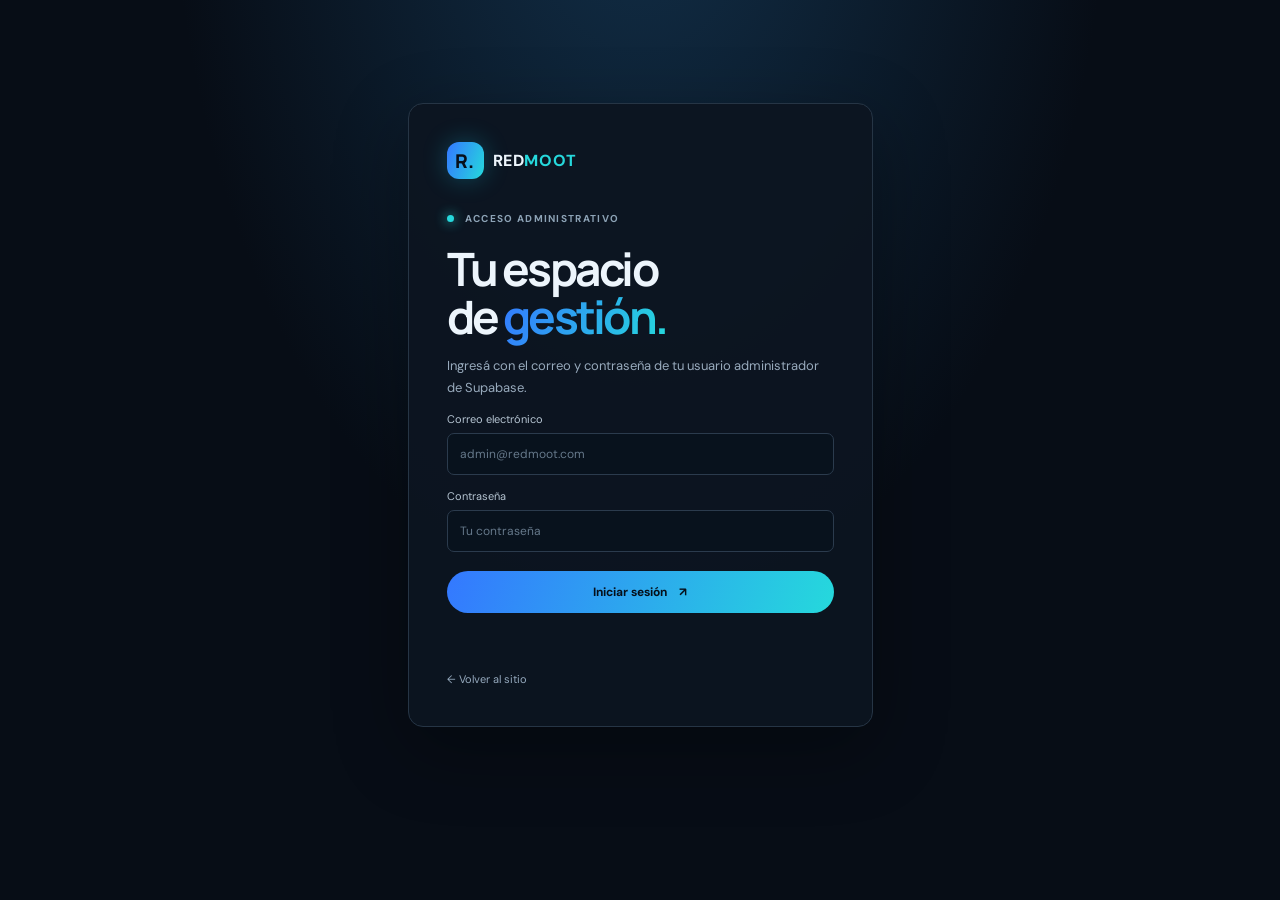
<file: admin/index.html>
<!doctype html>
<html lang="es">
<head><meta charset="utf-8"><meta name="viewport" content="width=device-width,initial-scale=1"><meta name="robots" content="noindex,nofollow"><meta name="theme-color" content="#070d16"><title>Administración — REDMOOT</title><link rel="preconnect" href="https://fonts.googleapis.com"><link rel="preconnect" href="https://fonts.gstatic.com" crossorigin><link href="https://fonts.googleapis.com/css2?family=DM+Sans:wght@400;500;600;700;800&family=Manrope:wght@400;500;600;700;800&display=swap" rel="stylesheet"><link rel="stylesheet" href="/admin/admin.css"></head>
<body>
  <main class="admin-shell">
    <section id="login-view" class="login-card"><a href="/" class="brand"><span class="brand-mark">R.</span><span class="brand-word">RED<span>MOOT</span></span></a><span class="eyebrow"><i></i> ACCESO ADMINISTRATIVO</span><h1>Tu espacio<br>de <span>gestión.</span></h1><p>Ingresá con el correo y contraseña de tu usuario administrador de Supabase.</p><form id="login-form"><label>Correo electrónico<input type="email" name="email" autocomplete="username" required placeholder="admin@redmoot.com"></label><label>Contraseña<input type="password" name="password" autocomplete="current-password" required placeholder="Tu contraseña"></label><button class="btn btn-gradient" type="submit">Iniciar sesión <span>↗</span></button><p id="login-message" class="message" role="status"></p></form><a class="back-home" href="/">← Volver al sitio</a></section>
    <section id="dashboard-view" class="dashboard" hidden>
      <header class="admin-top"><a href="/" class="brand"><span class="brand-mark">R.</span><span class="brand-word">RED<span>MOOT</span> <small>ADMIN</small></span></a><div><span id="admin-email"></span><button id="logout" class="quiet-button">Cerrar sesión</button></div></header>
      <div class="dashboard-heading"><div><span class="eyebrow"><i></i> PANEL DE ADMINISTRACIÓN</span><h1>Hola, <span>REDMOOT.</span></h1><p>Gestioná propiedades, visitas y consultas en un solo lugar.</p></div><a href="/" class="quiet-button">Ver sitio ↗</a></div>
      <nav class="admin-tabs" aria-label="Secciones del panel"><button class="tab active" data-tab="properties">Propiedades <span id="property-count">0</span></button><button class="tab" data-tab="appointments">Citas <span id="appointment-count">0</span></button><button class="tab" data-tab="inquiries">Consultas <span id="inquiry-count">0</span></button></nav>
      <section id="properties-panel" class="admin-panel"><div class="panel-heading"><div><h2>Propiedades</h2><p>Publicá y actualizá los espacios del catálogo.</p></div><button id="new-property" class="btn btn-gradient">＋ Nueva propiedad</button></div><form id="property-form" class="property-form" hidden><div class="form-heading"><h3 id="form-title">Agregar propiedad</h3><button id="cancel-edit" type="button" class="quiet-button">Cancelar</button></div><input type="hidden" name="id"><div class="form-grid"><label>Nombre<input name="title" required placeholder="Ej. Luz de tarde"></label><label>Slug / URL<input name="slug" required placeholder="luz-de-tarde"></label><label>Tipo<select name="type" required><option>Departamento</option><option>Casa</option><option>PH</option><option>Local</option></select></label><label>Operación<select name="operation" required><option>Venta</option><option>Alquiler</option></select></label><label>Barrio<input name="location" required placeholder="Granada"></label><label>Dirección visible<input name="address" required placeholder="Granada · Cali"></label><label>Precio en COP<input name="price" type="number" min="0" step="100000" required></label><label>Área en m²<input name="area" type="number" min="0" step="0.1" required></label><label>Ambientes<input name="rooms" type="number" min="0" required></label><label>Habitaciones<input name="beds" type="number" min="0" required></label><label>Baños<input name="baths" type="number" min="0" required></label><label>Etiqueta<input name="tag" placeholder="DESTACADA"></label><label class="wide">URL de imagen principal<input name="image" type="text" placeholder="https://..."><small>Pegá una URL pública o seleccioná una imagen abajo.</small></label><label class="wide">Cargar imagen<input name="image_file" type="file" accept="image/*"><small>Se sube a Supabase Storage (máximo 10 MB).</small></label><label class="wide">Descripción<textarea name="description" rows="3" required></textarea></label><label class="wide">Características (una por línea)<textarea name="features" rows="4" placeholder="Balcón privado&#10;Cocina integral"></textarea></label><label class="publish-toggle"><input name="published" type="checkbox"> Publicar en el sitio</label></div><button class="btn btn-gradient" type="submit">Guardar propiedad <span>↗</span></button><p id="property-message" class="message" role="status"></p></form><div id="property-list" class="record-list"></div></section>
      <section id="appointments-panel" class="admin-panel" hidden><div class="panel-heading"><div><h2>Citas</h2><p>Revisá solicitudes y confirmá horarios con el cliente.</p></div></div><div id="appointment-list" class="record-list"></div></section>
      <section id="inquiries-panel" class="admin-panel" hidden><div class="panel-heading"><div><h2>Consultas</h2><p>Solicitudes de publicación y mensajes recibidos.</p></div></div><div id="inquiry-list" class="record-list"></div></section>
      <p id="dashboard-message" class="message" role="status"></p>
    </section>
  </main>
  <script src="/config.js"></script><script src="/admin/admin.js" defer></script>
</body></html>
</file>
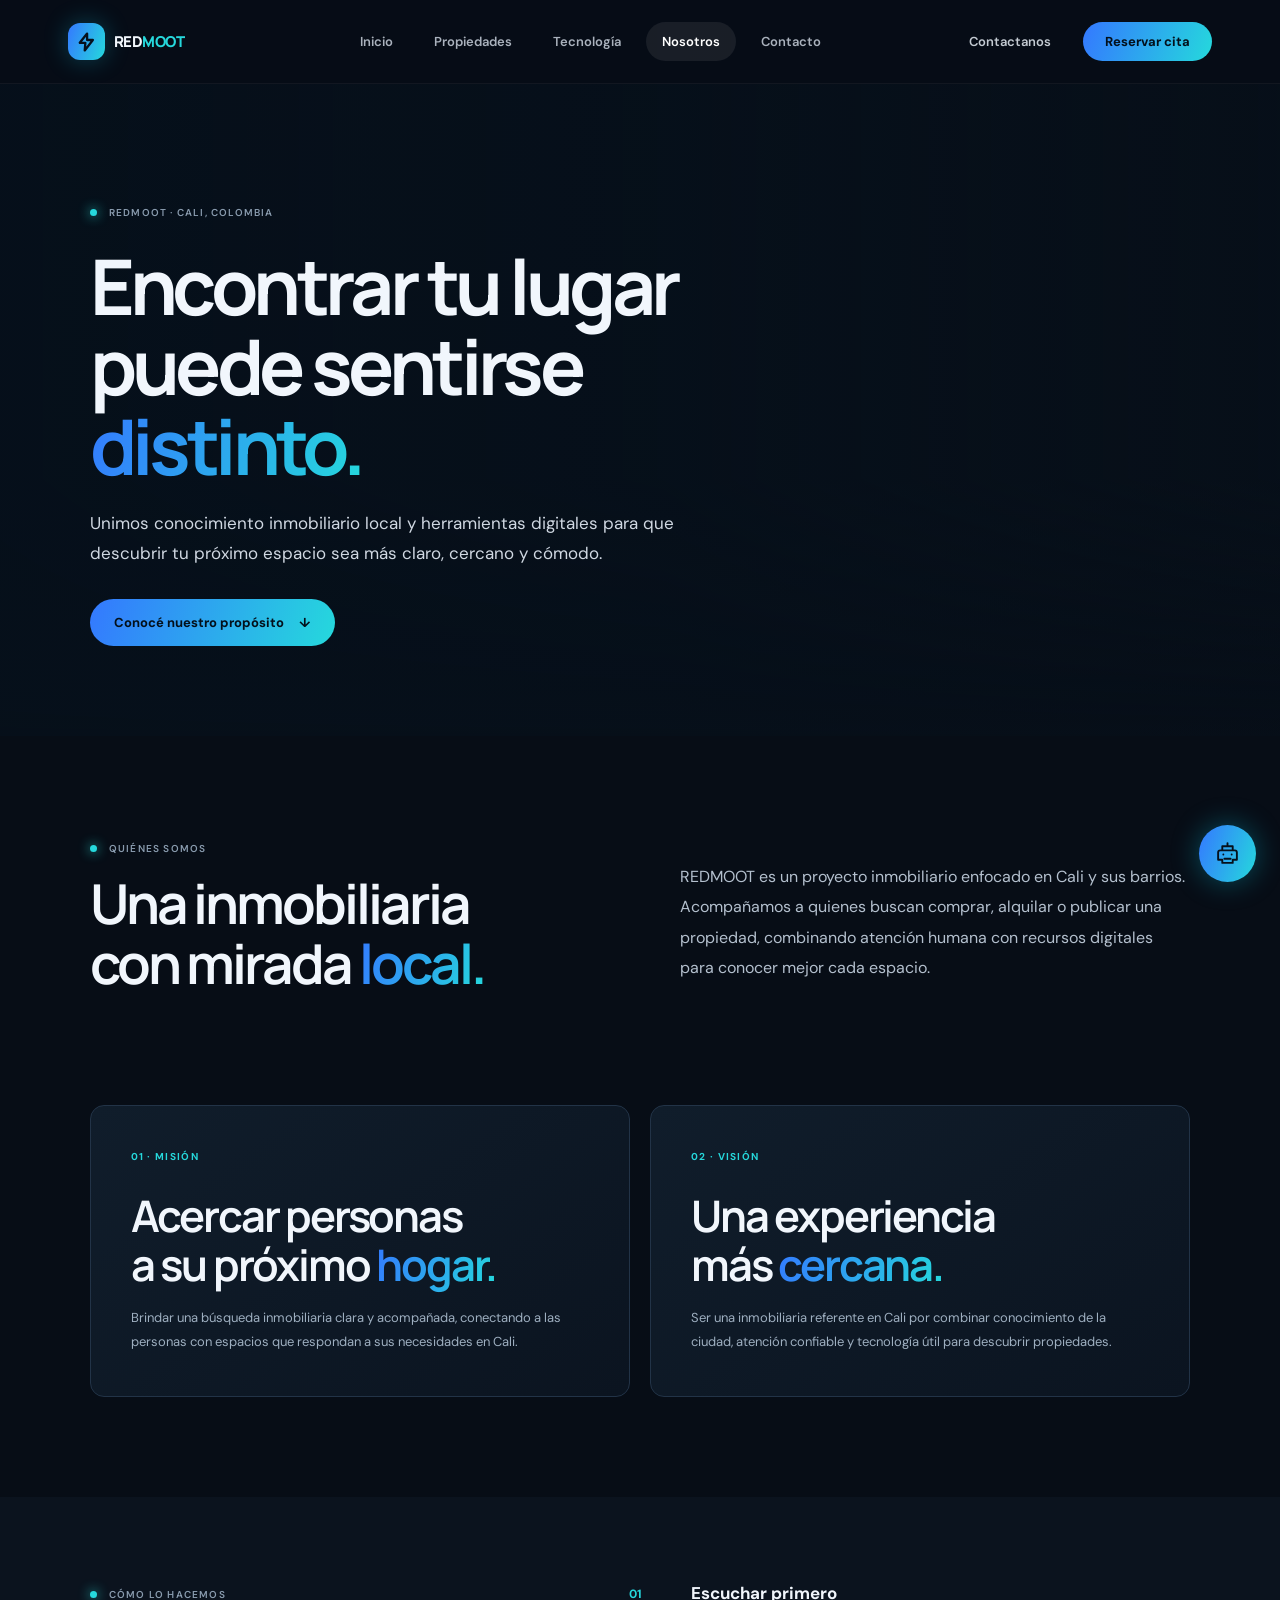
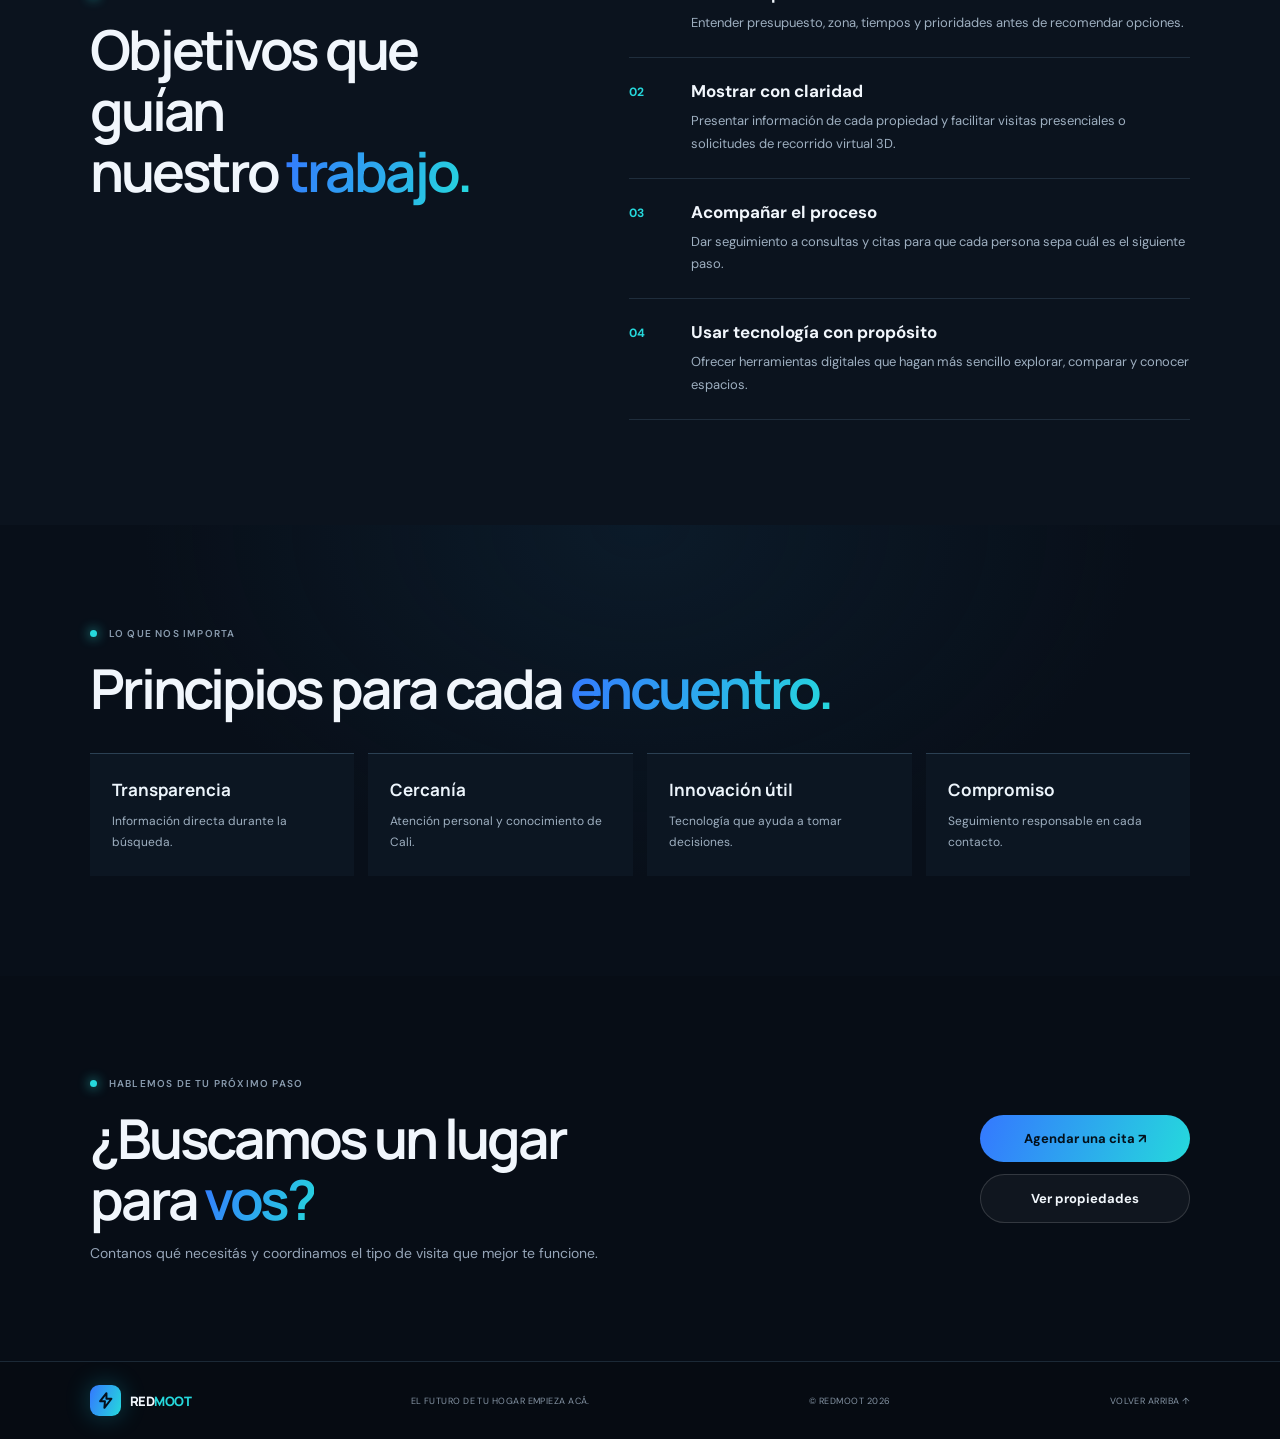
<file: nosotros.html>
<!doctype html>
<html lang="es">
<head>
  <meta charset="utf-8"><meta name="viewport" content="width=device-width,initial-scale=1"><meta name="theme-color" content="#070d16">
  <meta name="description" content="Conocé REDMOOT: misión, visión y objetivos de nuestra inmobiliaria en Cali, Colombia.">
  <title>Nosotros — REDMOOT Cali</title>
  <link rel="preconnect" href="https://fonts.googleapis.com"><link rel="preconnect" href="https://fonts.gstatic.com" crossorigin>
  <link href="https://fonts.googleapis.com/css2?family=DM+Sans:wght@400;500;600;700;800&family=Manrope:wght@400;500;600;700;800&display=swap" rel="stylesheet"><link rel="stylesheet" href="styles.css">
</head>
<body class="about-page" id="top">
  <header class="topbar"><a class="brand" href="index.html#inicio"><span class="brand-mark"><svg viewBox="0 0 24 24" aria-hidden="true"><path d="m13.2 2.8-8 10.1h6.1l-.7 8.3 8.9-11.4h-6.3z"/></svg></span><span class="brand-word">RED<span>MOOT</span></span></a>
    <nav class="nav-main" aria-label="Navegación"><a href="index.html#inicio">Inicio</a><a href="index.html#propiedades">Propiedades</a><a href="index.html#tecnologia">Tecnología</a><a class="active" href="nosotros.html" aria-current="page">Nosotros</a><a href="index.html#contacto">Contacto</a></nav>
    <div class="nav-actions"><button class="login-link" data-open="contact-modal">Contactanos</button><button class="btn btn-gradient nav-cta" data-open="appointment-modal">Reservar cita</button></div>
    <button class="mobile-menu" aria-label="Abrir menú" aria-expanded="false"><span></span><span></span></button>
  </header>
  <main>
    <section class="about-hero"><div class="about-hero-image"></div><div class="about-hero-content"><span class="eyebrow"><i></i> REDMOOT · CALI, COLOMBIA</span><h1>Encontrar tu lugar<br>puede sentirse <span>distinto.</span></h1><p>Unimos conocimiento inmobiliario local y herramientas digitales para que descubrir tu próximo espacio sea más claro, cercano y cómodo.</p><a href="#proposito" class="btn btn-gradient">Conocé nuestro propósito <span>↓</span></a></div></section>
    <section class="about-intro section-wrap" id="proposito"><div><span class="eyebrow"><i></i> QUIÉNES SOMOS</span><h2>Una inmobiliaria<br>con mirada <span>local.</span></h2></div><p>REDMOOT es un proyecto inmobiliario enfocado en Cali y sus barrios. Acompañamos a quienes buscan comprar, alquilar o publicar una propiedad, combinando atención humana con recursos digitales para conocer mejor cada espacio.</p></section>
    <section class="purpose-grid section-wrap"><article class="purpose-card"><span class="purpose-index">01 · MISIÓN</span><h2>Acercar personas<br>a su próximo <span>hogar.</span></h2><p>Brindar una búsqueda inmobiliaria clara y acompañada, conectando a las personas con espacios que respondan a sus necesidades en Cali.</p></article><article class="purpose-card"><span class="purpose-index">02 · VISIÓN</span><h2>Una experiencia<br>más <span>cercana.</span></h2><p>Ser una inmobiliaria referente en Cali por combinar conocimiento de la ciudad, atención confiable y tecnología útil para descubrir propiedades.</p></article></section>
    <section class="objectives-section section-wrap"><div class="objectives-heading"><span class="eyebrow"><i></i> CÓMO LO HACEMOS</span><h2>Objetivos que guían<br>nuestro <span>trabajo.</span></h2></div><div class="objective-list"><article><b>01</b><div><h3>Escuchar primero</h3><p>Entender presupuesto, zona, tiempos y prioridades antes de recomendar opciones.</p></div></article><article><b>02</b><div><h3>Mostrar con claridad</h3><p>Presentar información de cada propiedad y facilitar visitas presenciales o solicitudes de recorrido virtual 3D.</p></div></article><article><b>03</b><div><h3>Acompañar el proceso</h3><p>Dar seguimiento a consultas y citas para que cada persona sepa cuál es el siguiente paso.</p></div></article><article><b>04</b><div><h3>Usar tecnología con propósito</h3><p>Ofrecer herramientas digitales que hagan más sencillo explorar, comparar y conocer espacios.</p></div></article></div></section>
    <section class="values-section"><div class="section-wrap"><span class="eyebrow"><i></i> LO QUE NOS IMPORTA</span><h2>Principios para cada <span>encuentro.</span></h2><div class="values-grid"><article><b>Transparencia</b><p>Información directa durante la búsqueda.</p></article><article><b>Cercanía</b><p>Atención personal y conocimiento de Cali.</p></article><article><b>Innovación útil</b><p>Tecnología que ayuda a tomar decisiones.</p></article><article><b>Compromiso</b><p>Seguimiento responsable en cada contacto.</p></article></div></div></section>
    <section class="about-cta section-wrap"><div><span class="eyebrow"><i></i> HABLEMOS DE TU PRÓXIMO PASO</span><h2>¿Buscamos un lugar<br>para <span>vos?</span></h2><p>Contanos qué necesitás y coordinamos el tipo de visita que mejor te funcione.</p></div><div class="about-cta-actions"><button class="btn btn-gradient" data-open="appointment-modal">Agendar una cita ↗</button><a class="btn btn-ghost" href="index.html#propiedades">Ver propiedades</a></div></section>
  </main>
  <footer class="footer"><a class="brand" href="index.html#inicio"><span class="brand-mark"><svg viewBox="0 0 24 24"><path d="m13.2 2.8-8 10.1h6.1l-.7 8.3 8.9-11.4h-6.3z"/></svg></span><span class="brand-word">RED<span>MOOT</span></span></a><span class="footer-tag">EL FUTURO DE TU HOGAR EMPIEZA ACÁ.</span><span>© REDMOOT 2026</span><a href="#top">VOLVER ARRIBA ↑</a></footer>
  <dialog id="appointment-modal" class="modal"><button class="modal-close" aria-label="Cerrar">×</button><span class="eyebrow"><i></i> RESERVÁ TU CITA</span><h2>Conozcamos tu<br>próximo <span>hogar.</span></h2><p id="appointment-property" class="modal-subtitle">Elegí la propiedad, el tipo de cita, el día y el horario.</p><form id="appointment-form"><label class="full-field">Propiedad<select name="property" required><option value="">Elegí una propiedad</option><option>Luz de tarde</option><option>Casa en calma</option><option>Aire de ciudad</option><option>Patio propio</option></select></label><label class="full-field">Tipo de cita<select name="visit_type" id="appointment-visit-type" required><option value="Visita presencial en la propiedad">Visita presencial en la propiedad</option><option value="Cita a domicilio con recorrido virtual 3D">Cita a domicilio · recorrido virtual 3D</option></select></label><label class="full-field" id="home-address-field" hidden>Dirección para la cita a domicilio<input name="visit_address" id="appointment-visit-address" autocomplete="street-address" placeholder="Dirección y barrio en Cali"></label><p class="full-field home-tour-note" id="home-tour-note" hidden>Coordinamos una visita en tu domicilio para mostrarte la propiedad en un recorrido virtual 3D. La cita queda pendiente de confirmación.</p><label>Tu nombre<input name="name" autocomplete="name" required placeholder="¿Cómo te llamás?"></label><label>Tu email<input name="email" type="email" autocomplete="email" required placeholder="nombre@email.com"></label><label>WhatsApp<input name="phone" type="tel" autocomplete="tel" required placeholder="+57 300 000 0000"></label><label>Fecha de cita<input name="date" type="date" required></label><label class="full-field">Horario<select name="time_slot" required><option value="">Elegí un horario</option><option>09:00</option><option>10:00</option><option>11:00</option><option>12:00</option><option>14:00</option><option>15:00</option><option>16:00</option><option>17:00</option></select></label><button class="btn btn-gradient modal-submit" type="submit">Solicitar esta cita <span>↗</span></button><p class="form-message" aria-live="polite"></p></form></dialog>
  <dialog id="contact-modal" class="modal"><button class="modal-close" aria-label="Cerrar">×</button><span class="eyebrow"><i></i> HABLEMOS</span><h2>¿Cómo podemos<br><span>ayudarte?</span></h2><p class="modal-subtitle">Dejanos tu consulta y te contactamos pronto.</p><form id="contact-form"><label>Tu nombre<input name="name" required placeholder="¿Cómo te llamás?"></label><label>Tu email<input name="email" type="email" required placeholder="nombre@email.com"></label><label class="full-field">Tu consulta<textarea name="details" rows="3" required placeholder="Contanos qué estás buscando..."></textarea></label><button class="btn btn-gradient modal-submit" type="submit">Enviar consulta <span>↗</span></button><p class="form-message" aria-live="polite"></p></form></dialog>
  <dialog id="assistant-modal" class="modal assistant-modal"><button class="modal-close" aria-label="Cerrar">×</button><span class="eyebrow"><i></i> ASISTENTE REDMOOT</span><h2>¿Qué estás<br><span>buscando?</span></h2><p class="assistant-privacy">Preguntá sobre propiedades y citas. Tu mensaje se procesa con IA de OpenAI; evitá incluir datos personales.</p><div class="assistant-prompts" aria-label="Preguntas frecuentes"><button type="button" data-assistant-question="¿Qué propiedades tienen disponibles en Cali?">Ver propiedades</button><button type="button" data-assistant-question="¿Cómo puedo agendar una visita?">Agendar visita</button><button type="button" data-assistant-question="¿Cómo funciona la cita a domicilio con recorrido 3D?">Recorrido 3D en casa</button><button type="button" data-assistant-question="¿En qué barrios de Cali tienen propiedades?">Barrios</button></div><div class="assistant-messages" id="assistant-messages" role="log" aria-live="polite"><p class="assistant-bubble assistant-bot">¡Hola! Soy el asistente de REDMOOT. Puedo orientarte sobre propiedades en Cali y ayudarte a pedir una cita.</p></div><form id="assistant-form" class="assistant-form"><label class="sr-only" for="assistant-input">Escribí tu pregunta</label><input id="assistant-input" name="message" maxlength="600" required placeholder="Escribí tu pregunta…"><button class="btn btn-gradient" type="submit" aria-label="Enviar pregunta">Enviar ↗</button></form><p class="form-message assistant-status" id="assistant-status" aria-live="polite"></p></dialog>
  <button class="assistant-fab" aria-label="Abrir asistente REDMOOT" data-open="assistant-modal"><svg viewBox="0 0 24 24" aria-hidden="true"><path d="M7 8V5h10v3m-5-6v3M5 9h14a2 2 0 0 1 2 2v7h-4v3H7v-3H3v-7a2 2 0 0 1 2-2Zm3 4h.01M16 13h.01M9 17h6"/></svg></button>
  <div class="toast" id="toast" role="status" aria-live="polite"></div><script src="config.js" defer></script><script src="app.js" defer></script>
</body></html>
</file>
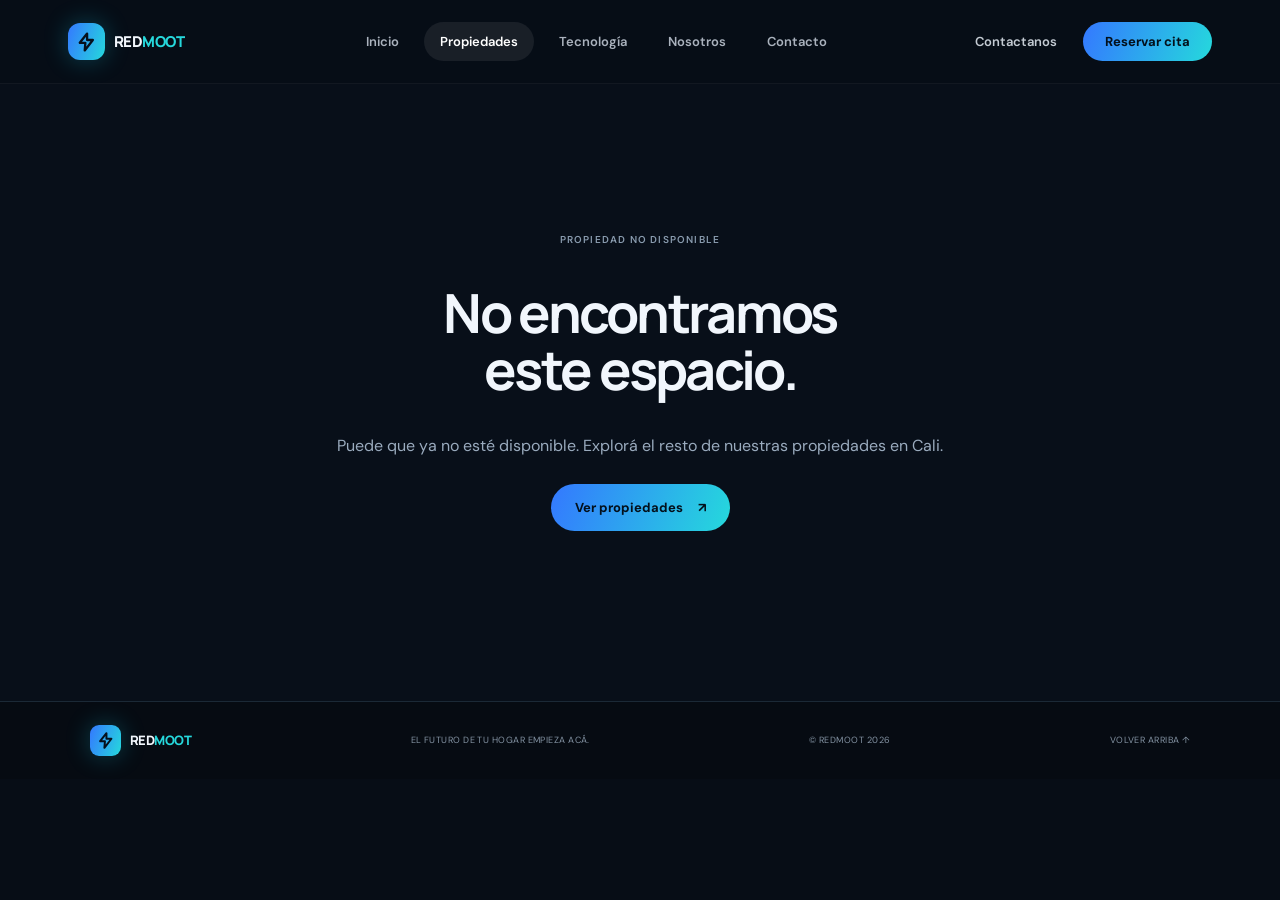
<file: property.html>
<!doctype html>
<html lang="es">
<head><meta charset="utf-8"><meta name="viewport" content="width=device-width,initial-scale=1"><meta name="theme-color" content="#070d16"><meta name="description" content="Conocé cada detalle y reservá una visita a esta propiedad en Cali con REDMOOT."><title>Propiedad en Cali — REDMOOT</title><link rel="preconnect" href="https://fonts.googleapis.com"><link rel="preconnect" href="https://fonts.gstatic.com" crossorigin><link href="https://fonts.googleapis.com/css2?family=DM+Sans:wght@400;500;600;700;800&family=Manrope:wght@400;500;600;700;800&display=swap" rel="stylesheet"><link rel="stylesheet" href="styles.css"></head>
<body class="property-page">
  <header class="topbar"><a class="brand" href="index.html#inicio"><span class="brand-mark"><svg viewBox="0 0 24 24" aria-hidden="true"><path d="m13.2 2.8-8 10.1h6.1l-.7 8.3 8.9-11.4h-6.3z"/></svg></span><span class="brand-word">RED<span>MOOT</span></span></a><nav class="nav-main" aria-label="Navegación"><a href="index.html#inicio">Inicio</a><a class="active" href="index.html#propiedades">Propiedades</a><a href="index.html#tecnologia">Tecnología</a><a href="index.html#nosotros">Nosotros</a><a href="index.html#contacto">Contacto</a></nav><div class="nav-actions"><a class="login-link" href="index.html#contacto">Contactanos</a><button class="btn btn-gradient nav-cta" data-open="appointment-modal">Reservar cita</button></div><button class="mobile-menu" aria-label="Abrir menú" aria-expanded="false"><span></span><span></span></button></header>
  <main id="property-detail" class="property-detail"></main>
  <footer class="footer"><a class="brand" href="index.html#inicio"><span class="brand-mark"><svg viewBox="0 0 24 24"><path d="m13.2 2.8-8 10.1h6.1l-.7 8.3 8.9-11.4h-6.3z"/></svg></span><span class="brand-word">RED<span>MOOT</span></span></a><span class="footer-tag">EL FUTURO DE TU HOGAR EMPIEZA ACÁ.</span><span>© REDMOOT 2026</span><a href="#">VOLVER ARRIBA ↑</a></footer>
  <dialog id="appointment-modal" class="modal"><button class="modal-close" aria-label="Cerrar">×</button><span class="eyebrow"><i></i> RESERVÁ TU CITA</span><h2>Conozcamos tu<br>próximo <span>hogar.</span></h2><p id="appointment-property" class="modal-subtitle">Elegí la propiedad, el día y el horario de tu visita.</p><form id="appointment-form"><label class="full-field">Propiedad<select name="property" required><option value="">Elegí una propiedad</option><option>Luz de tarde</option><option>Casa en calma</option><option>Aire de ciudad</option><option>Patio propio</option></select></label><label>Tu nombre<input name="name" autocomplete="name" required placeholder="¿Cómo te llamás?"></label><label>Tu email<input name="email" type="email" autocomplete="email" required placeholder="nombre@email.com"></label><label>WhatsApp<input name="phone" type="tel" autocomplete="tel" required placeholder="+57 300 000 0000"></label><label>Fecha de visita<input name="date" type="date" required></label><label class="full-field">Horario<select name="time_slot" required><option value="">Elegí un horario</option><option>09:00</option><option>10:00</option><option>11:00</option><option>12:00</option><option>14:00</option><option>15:00</option><option>16:00</option><option>17:00</option></select></label><button class="btn btn-gradient modal-submit" type="submit">Solicitar esta cita <span>↗</span></button><p class="form-message" aria-live="polite"></p></form></dialog>
  <dialog id="contact-modal" class="modal"><button class="modal-close" aria-label="Cerrar">×</button><span class="eyebrow"><i></i> HABLEMOS</span><h2>¿Cómo podemos<br><span>ayudarte?</span></h2><p class="modal-subtitle">Dejanos tu consulta y te contactamos pronto.</p><form id="contact-form"><label>Tu nombre<input name="name" required placeholder="¿Cómo te llamás?"></label><label>Tu email<input name="email" type="email" required placeholder="nombre@email.com"></label><label class="full-field">Tu consulta<textarea name="details" rows="3" required placeholder="Contanos qué estás buscando..."></textarea></label><button class="btn btn-gradient modal-submit" type="submit">Enviar consulta <span>↗</span></button><p class="form-message" aria-live="polite"></p></form></dialog>
  <div class="toast" id="toast" role="status" aria-live="polite"></div><script src="config.js" defer></script><script src="app.js" defer></script>
</body></html>
</file>
<file: admin/admin.css>
:root{--bg:#070d16;--panel:#0d1723;--line:#263545;--text:#edf5fc;--muted:#98aabc;--cyan:#26d8dc;--gradient:linear-gradient(110deg,#3478ff,#25d9dc);font-family:'DM Sans',sans-serif;color:var(--text);background:var(--bg)}*{box-sizing:border-box}body{margin:0;min-height:100vh;background:radial-gradient(ellipse at 50% -20%,#12304a 0,transparent 52%),var(--bg)}button,input,select,textarea{font:inherit}button,a{color:inherit}a{text-decoration:none}button{cursor:pointer}.admin-shell{max-width:1180px;margin:auto;padding:40px 28px 80px}.brand{display:flex;align-items:center;gap:9px;width:max-content;font-weight:800;letter-spacing:.04em}.brand-mark{width:37px;height:37px;border-radius:12px;background:var(--gradient);display:grid;place-items:center;color:#07101a;font:800 19px Manrope,sans-serif;box-shadow:0 0 25px #17cdec47}.brand-word span{color:var(--cyan)}.brand-word small{color:#8ea1b5;font-size:9px;letter-spacing:.16em;margin-left:8px}.eyebrow{display:block;margin-top:33px;color:#8da3b6;font-size:10px;font-weight:700;letter-spacing:.13em}.eyebrow i{display:inline-block;width:7px;height:7px;border-radius:50%;background:var(--cyan);box-shadow:0 0 12px #27e1dd;margin-right:8px}.login-card{width:min(465px,100%);margin:7vh auto;padding:38px;border:1px solid #263545;border-radius:15px;background:#0c1521eF;box-shadow:0 22px 75px #0005}.login-card h1,.dashboard-heading h1{font:700 46px/1.05 Manrope,sans-serif;letter-spacing:-.06em;margin:20px 0 12px}.login-card h1 span,.dashboard-heading h1 span{background:var(--gradient);background-clip:text;color:transparent}.login-card>p,.dashboard-heading p,.panel-heading p{font-size:13px;line-height:1.7;color:var(--muted)}form{display:grid;gap:14px}label{display:flex;flex-direction:column;gap:7px;color:#b6c5d2;font-size:11px}input,select,textarea{width:100%;border:1px solid #2b3b4d;border-radius:7px;background:#08121d;padding:12px;color:#f2f8ff;font-size:12px;outline-color:var(--cyan)}input::placeholder,textarea::placeholder{color:#65788a}.btn{border:0;border-radius:25px;background:var(--gradient);color:#06101b;font-weight:700;font-size:12px;padding:13px 19px;display:inline-flex;align-items:center;justify-content:center;gap:12px}.login-card .btn{margin-top:5px}.message{color:#62e3cc;font-size:12px;line-height:1.6;min-height:16px}.message.error{color:#ff9b92}.back-home,.quiet-button{color:#95a9bd;font-size:11px}.back-home:hover,.quiet-button:hover{color:var(--cyan)}.dashboard[hidden],.admin-panel[hidden],.property-form[hidden]{display:none}.admin-top{display:flex;justify-content:space-between;align-items:center;border-bottom:1px solid #1e2a38;padding:0 0 18px}.admin-top>div{display:flex;align-items:center;gap:20px;color:#95a9bd;font-size:11px}.quiet-button{border:0;background:none}.dashboard-heading{display:flex;align-items:flex-end;justify-content:space-between;padding:26px 0 18px}.dashboard-heading .eyebrow{margin-top:0}.dashboard-heading h1{margin:14px 0 8px}.dashboard-heading p{margin:0}.admin-tabs{display:flex;gap:8px;border-bottom:1px solid #263545;margin-top:17px}.tab{background:none;border:0;border-bottom:2px solid transparent;padding:14px 15px;color:#9cadbe;font-weight:600;font-size:12px}.tab.active{color:#f3fbff;border-color:var(--cyan)}.tab span{margin-left:7px;color:var(--cyan);font-size:10px}.admin-panel{padding-top:24px}.panel-heading,.form-heading{display:flex;justify-content:space-between;align-items:center;gap:15px}.panel-heading h2{font:650 24px Manrope,sans-serif;letter-spacing:-.04em;margin:0}.panel-heading p{margin:6px 0 0}.property-form{margin:22px 0;padding:22px;border:1px solid #273849;border-radius:11px;background:#0b1420}.form-heading{margin-bottom:19px}.form-heading h3{font:600 17px Manrope,sans-serif;margin:0}.form-grid{display:grid;grid-template-columns:repeat(2,minmax(0,1fr));gap:14px;margin-bottom:17px}.form-grid .wide{grid-column:1/-1}.publish-toggle{flex-direction:row;align-items:center}.publish-toggle input{width:auto;accent-color:#27d7dc}.record-list{display:grid;gap:11px;margin-top:18px}.record-card{display:flex;align-items:center;gap:15px;padding:15px;border:1px solid #243344;border-radius:10px;background:#0c1520}.record-card img{width:92px;height:68px;object-fit:cover;border-radius:6px;background:#111f30}.record-info{min-width:0;flex:1}.record-info h3{font:600 14px Manrope,sans-serif;margin:0 0 5px}.record-info p{font-size:10px;color:#95a9bb;margin:0;line-height:1.6;overflow-wrap:anywhere}.record-actions{display:flex;align-items:center;gap:8px;flex-wrap:wrap}.small-btn{border:1px solid #34475b;background:#111e2b;border-radius:6px;padding:8px 10px;color:#dbe8f4;font-size:10px}.small-btn:hover{border-color:var(--cyan);color:var(--cyan)}.small-btn.primary{border-color:#198e9d;color:#7ce9e2}.small-btn.danger{color:#ffada5}.record-status{border:1px solid #2e4357;border-radius:20px;color:#b6c8d8;padding:5px 9px;font-size:9px;white-space:nowrap}.empty{padding:32px;text-align:center;border:1px dashed #304051;border-radius:9px;color:#91a5b9;font-size:12px}.busy{opacity:.6;pointer-events:none}@media(max-width:650px){.admin-shell{padding:23px 16px 55px}.login-card{margin:6vh auto;padding:26px 21px}.login-card h1,.dashboard-heading h1{font-size:38px}.admin-top{align-items:flex-start;gap:12px}.admin-top>div{align-items:flex-end;flex-direction:column;gap:5px}.dashboard-heading{align-items:flex-start;gap:12px;flex-direction:column}.admin-tabs{gap:0;justify-content:space-between}.tab{padding:12px 7px;font-size:10px}.panel-heading{align-items:flex-start;flex-direction:column}.panel-heading h2{font-size:22px}.form-grid{grid-template-columns:1fr}.form-grid .wide{grid-column:auto}.property-form{padding:16px}.record-card{align-items:flex-start;flex-wrap:wrap}.record-card img{width:74px;height:62px}.record-actions{width:100%;padding-left:0}.record-status{margin-left:auto}}
.form-grid small{font-size:9px;line-height:1.5;color:#7f94a8}
</file>
<file: styles.css>
:root{--bg:#070d16;--panel:#0c1420;--panel2:#101a29;--line:#1d2937;--text:#f1f6fc;--muted:#96a5b8;--cyan:#26d8dc;--blue:#3478ff;--gradient:linear-gradient(110deg,#3478ff,#25d9dc);--sans:'DM Sans',sans-serif;--display:'Manrope',sans-serif}*{box-sizing:border-box}html{scroll-behavior:smooth;scroll-padding-top:84px}body{margin:0;color:var(--text);background:var(--bg);font-family:var(--sans);-webkit-font-smoothing:antialiased}button,input,select,textarea{font:inherit}button,a{color:inherit}button{cursor:pointer}a{text-decoration:none}.topbar{height:84px;background:#070d16f5;border-bottom:1px solid #ffffff0c;position:absolute;inset:0 0 auto;z-index:10;display:flex;align-items:center;justify-content:space-between;padding:0 max(calc((100vw - 1210px)/2),5.3%)}.brand{display:flex;align-items:center;gap:9px}.brand-mark{width:37px;height:37px;border-radius:12px;background:var(--gradient);display:grid;place-items:center;box-shadow:0 0 25px #17cdec47}.brand-mark svg{width:22px;fill:none;stroke:#06101c;stroke-width:2.5;stroke-linejoin:round;stroke-linecap:round}.brand-word{font:800 15px var(--display);letter-spacing:-.035em}.brand-word span{color:var(--cyan)}.nav-main{display:flex;align-items:center;gap:9px;margin-left:34px}.nav-main a{font-size:13px;font-weight:600;color:#aab2bd;padding:11px 16px;border-radius:26px;transition:.2s}.nav-main a:hover,.nav-main a.active{background:#ffffff13;color:#fff}.nav-actions{display:flex;align-items:center;gap:26px}.login-link{border:0;background:none;font-size:13px;font-weight:600;color:#c4cbd3}.login-link:hover{color:var(--cyan)}.btn{border:0;border-radius:28px;display:inline-flex;align-items:center;justify-content:center;gap:15px;padding:15px 24px;font-size:13px;font-weight:700;transition:transform .2s,box-shadow .2s,background .2s}.btn:hover{transform:translateY(-2px);box-shadow:0 8px 27px #168eec42}.btn-gradient{background:var(--gradient);color:#03101b}.nav-cta{padding:11px 22px}.btn-ghost{background:#ffffff0a;border:1px solid #ffffff25;color:#f0f5fa}.btn-ghost:hover{background:#ffffff17}.btn-ghost.quiet{background:transparent;color:#d5dce5}.btn-outline{background:transparent;border:1px solid #ffffff32;color:#e7edf5}.mobile-menu{display:none}.hero{height:min(880px,100svh);min-height:710px;position:relative;overflow:hidden;background:#050a12}.hero-image,.hero-vignette,.hero-grid{position:absolute;inset:0;pointer-events:none}.hero-image{background-image:url('https://images.unsplash.com/photo-1600607687939-ce8a6c25118c?auto=format&fit=crop&w=2400&q=90');background-position:center 53%;background-size:cover;opacity:.65}.hero-vignette{background:linear-gradient(90deg,#06101be8 0%,#06101bc9 38%,#06101b85 68%,#05131acf 100%),linear-gradient(0deg,#071018 0%,transparent 34%,#060c15a8 100%),radial-gradient(ellipse at 88% 48%,#0ab9d333,transparent 48%)}.hero-grid{opacity:.14;background-image:linear-gradient(#8dc0ff16 1px,transparent 1px),linear-gradient(90deg,#8dc0ff16 1px,transparent 1px);background-size:55px 55px;mask-image:linear-gradient(90deg,transparent 7%,black 35%,black 88%,transparent)}.hero-content{position:relative;z-index:1;width:min(840px,76%);margin-left:max(calc((100vw - 1210px)/2 + 175px),14%);padding-top:clamp(190px,14.7vw,278px)}.hero-pill{display:inline-flex;align-items:center;gap:9px;border:1px solid #ffffff20;background:#111b2a9c;border-radius:30px;padding:7px 14px;color:var(--cyan);font-size:12px;font-weight:600}.hero-pill svg{width:15px;fill:none;stroke:currentColor;stroke-width:1.7;stroke-linecap:round;stroke-linejoin:round}.hero h1{font:700 clamp(49px,5.2vw,78px)/1.07 var(--display);letter-spacing:-.055em;margin:26px 0 23px;text-shadow:0 0 28px #bfeeff38}.hero h1 span{color:#f5fbff}.hero-content>p{max-width:595px;color:#d0d8e2;font-size:17px;line-height:1.75;margin:0}.hero-actions{display:flex;align-items:center;gap:13px;flex-wrap:wrap;margin-top:36px}.hero-actions .btn{padding:16px 23px}.hero-actions .arrow{font-size:20px;font-weight:400}.vr-icon{font-size:18px}.hero-stats{display:flex;gap:58px;margin-top:62px}.hero-stats div{display:flex;flex-direction:column;gap:5px}.hero-stats b{font:700 24px var(--display);letter-spacing:-.04em;color:#fff}.hero-stats span{font-size:12px;color:#96a9bb}.hero-scroll{position:absolute;bottom:23px;left:50%;width:33px;height:33px;transform:translateX(-50%);border:1px solid #ffffff42;border-radius:50%;display:grid;place-items:center;color:#d4e3ef;z-index:2}.assistant-fab{position:absolute;right:max(calc((100vw - 1470px)/2),24px);bottom:16px;width:57px;height:57px;border:0;border-radius:50%;background:var(--gradient);display:grid;place-items:center;z-index:3;box-shadow:0 0 28px #05cde958}.assistant-fab svg{width:25px;fill:none;stroke:#06101b;stroke-width:1.8;stroke-linecap:round;stroke-linejoin:round}.section-wrap{padding:110px max(calc((100vw - 1210px)/2),7%)}.properties{background:#080f19}.section-head{display:flex;align-items:flex-end;justify-content:space-between}.eyebrow{font:600 10px var(--sans);letter-spacing:.12em;color:#899bae}.eyebrow i{display:inline-block;width:7px;height:7px;border-radius:50%;background:var(--cyan);box-shadow:0 0 12px #27e1dd;margin-right:9px}.section-head h2,.tech-copy h2,.about-copy h2,.contact h2{font:650 clamp(37px,4.3vw,58px)/1.1 var(--display);letter-spacing:-.055em;margin:18px 0 0}.section-head h2 span,.tech-copy h2 span,.about-copy h2 span,.contact h2 span,.modal h2 span{background:var(--gradient);background-clip:text;color:transparent}.section-head>p{font-size:13px;line-height:1.8;color:var(--muted);margin:0 0 6px}.search-bar{display:grid;grid-template-columns:1fr 1.15fr 1.2fr auto;align-items:center;margin-top:39px;border:1px solid #253344;background:#0d1724;border-radius:12px;padding:9px}.search-bar label{display:flex;flex-direction:column;gap:8px;border-right:1px solid var(--line);padding:10px 20px}.search-bar label span,.listing-toolbar,.publish-cta{font-size:9px;font-weight:600;letter-spacing:.08em;color:#7f90a4}.search-bar select{border:0;outline:0;background:#0d1724;color:#e0e8f1;font-size:12px}.search-bar .btn{margin:0 3px}.listing-toolbar{display:flex;justify-content:space-between;align-items:center;margin:38px 0 0;padding-bottom:13px;border-bottom:1px solid var(--line)}.listing-toolbar b{color:var(--cyan);font-weight:600;margin-left:8px}.text-link{border:0;background:none;color:#dae5ef;font-size:11px}.text-link:hover{color:var(--cyan)}.property-grid{display:grid;grid-template-columns:repeat(4,minmax(0,1fr));gap:20px;margin-top:22px}.property-card{min-width:0;cursor:pointer;background:#0d1723;border:1px solid #202d3c;border-radius:12px;overflow:hidden;transition:transform .24s,border-color .24s}.property-card:hover{transform:translateY(-5px);border-color:#2d99c2}.card-image{height:clamp(170px,19vw,255px);position:relative;overflow:hidden;background:#152333}.card-image:after{content:"";position:absolute;inset:30% 0 0;background:linear-gradient(transparent,#07101a8a);pointer-events:none}.card-image img{width:100%;height:100%;object-fit:cover;transition:transform .45s}.property-card:hover .card-image img{transform:scale(1.04)}.card-tag{position:absolute;left:12px;top:12px;z-index:1;border:1px solid #ffffff20;border-radius:20px;background:#07111bdc;color:#dffcff;padding:7px 10px;font-size:9px;letter-spacing:.05em}.favorite{position:absolute;right:11px;top:11px;z-index:2;background:#07111bdc;border:1px solid #ffffff20;width:33px;height:33px;font-size:17px;border-radius:50%;color:#e8f5ff}.favorite.active{color:#20d5dd}.card-details{padding:15px}.card-topline{display:flex;justify-content:space-between;gap:7px;align-items:center}.card-topline h3{font:600 15px var(--display);letter-spacing:-.025em;margin:0}.card-type{font-size:8px;color:#84a1b7;white-space:nowrap}.card-location{font-size:11px;color:#9aaabe;margin:7px 0 14px}.card-footer{border-top:1px solid #22303f;padding-top:12px;display:flex;align-items:center;justify-content:space-between;gap:8px}.card-price{font:700 13px var(--display);color:#effaff}.card-specs{font-size:9px;color:#8da0b2;white-space:nowrap}.empty-state{padding:55px 0;text-align:center;color:#a3b2c2}.publish-cta{display:flex;width:max-content;margin:35px auto 0;gap:10px;padding:14px 20px}.publish-cta b{color:var(--cyan);font-size:11px;letter-spacing:0}.tech-section{display:grid;grid-template-columns:1.03fr .97fr;gap:8%;align-items:center;padding:100px max(calc((100vw - 1210px)/2),7%);background:#0b1420}.tech-visual{height:475px;position:relative;border:1px solid #24374a;border-radius:14px;overflow:hidden;background:#101d2b}.tech-img{position:absolute;inset:0;background:linear-gradient(0deg,#07101aa8,transparent 55%),url('https://images.unsplash.com/photo-1600210492486-724fe5c67fb0?auto=format&fit=crop&w=1200&q=85') center/cover;filter:saturate(.72)}.scan-line{position:absolute;top:48%;left:0;right:0;height:1px;background:#21e5e4a8;box-shadow:0 0 13px #27e0ff;animation:scan 5s ease-in-out infinite alternate}@keyframes scan{from{top:25%}to{top:78%}}.scan-card{position:absolute;top:16px;left:16px;display:flex;gap:8px;align-items:center;background:#07111bdc;border:1px solid #ffffff21;border-radius:5px;padding:10px 12px;font-size:8px;letter-spacing:.05em}.scan-dot{width:6px;height:6px;border-radius:50%;background:var(--cyan);box-shadow:0 0 9px var(--cyan)}.scan-card b{color:var(--cyan);font-size:8px}.scan-coords{position:absolute;right:15px;top:17px;color:#efffff;font:9px/1.7 monospace;text-align:right}.scan-corners{position:absolute;inset:11% 11%;border:1px solid #36dce570;clip-path:polygon(0 0,16% 0,16% 1px,1px 1px,1px 16%,0 16%,0 0,84% 0,100% 0,100% 16%,calc(100% - 1px) 16%,calc(100% - 1px) 1px,84% 1px,84% 0,100% 84%,100% 100%,84% 100%,84% calc(100% - 1px),calc(100% - 1px) calc(100% - 1px),calc(100% - 1px) 84%,100% 84%,0 84%,0 100%,16% 100%,16% calc(100% - 1px),1px calc(100% - 1px),1px 84%)}.tour-chip{position:absolute;bottom:18px;left:18px;padding:10px 13px;border-radius:6px;background:#09131edb;border:1px solid #ffffff22;font-size:12px;font-weight:700}.tour-chip span{font-size:8px;color:var(--cyan);letter-spacing:.06em;margin-left:8px}.tech-copy h2{font-size:clamp(42px,4.4vw,59px);margin:22px 0}.tech-copy>p,.about-copy>p,.contact-copy>p{font-size:14px;line-height:1.85;color:#9aabbe;max-width:480px}.tech-feature{display:flex;gap:17px;margin:23px 0}.tech-feature>span{color:var(--cyan);font:11px monospace;padding-top:3px}.tech-feature b{font-size:13px}.tech-feature p{margin:6px 0 0;color:#8798aa;font-size:11px}.tech-copy>.btn{margin-top:14px}.about-section{display:grid;grid-template-columns:1fr 1fr;min-height:490px;background:#080f18}.about-photo{background:linear-gradient(90deg,#080f1833,#080f1852),url('https://images.unsplash.com/photo-1600607687939-ce8a6c25118c?auto=format&fit=crop&w=1400&q=85') center/cover;min-height:440px}.about-copy{padding:78px 10% 65px 11%;align-self:center}.about-copy h2{font-size:clamp(38px,4vw,53px);margin:21px 0}.about-copy>p{font-size:13px}.about-numbers{display:flex;gap:55px;margin-top:32px}.about-numbers div{display:flex;flex-direction:column;gap:6px}.about-numbers b{font:700 25px var(--display);color:var(--cyan)}.about-numbers span{font-size:8px;letter-spacing:.06em;color:#8396a9}.contact{display:grid;grid-template-columns:1fr 1fr;gap:9%;align-items:center}.contact h2{font-size:clamp(43px,4.7vw,62px);margin:22px 0}.contact-line{display:flex;justify-content:space-between;align-items:center;border-bottom:1px solid #24303e;padding:17px 0;font-size:9px;letter-spacing:.08em;color:#8498ab}.contact-line b{font:600 12px var(--sans);letter-spacing:0;color:#e4edf5}.contact-social{display:flex;gap:22px;margin-top:25px}.contact-social a{font-size:9px;letter-spacing:.07em;color:#8ea0b1}.contact-social a:hover{color:var(--cyan)}.map-wrap{height:390px;position:relative;background:#111c28;border:1px solid #273647;border-radius:10px;overflow:hidden}.map-wrap iframe{border:0;width:100%;height:100%;filter:grayscale(1) invert(.9) hue-rotate(170deg) brightness(.75);opacity:.79}.map-card{position:absolute;bottom:14px;left:14px;right:14px;border:1px solid #ffffff16;background:#09131bea;border-radius:8px;padding:12px;display:flex;align-items:center;gap:11px}.map-pin{width:34px;height:34px;border-radius:9px;background:var(--gradient);color:#08101b;display:grid;place-items:center;font-weight:800}.map-card div{display:flex;flex-direction:column;gap:4px;font-size:11px}.map-card div span{font-size:10px;color:#96a8b8}.map-card>a{margin-left:auto;color:var(--cyan);font-size:19px}.footer{border-top:1px solid #1b2936;padding:23px max(calc((100vw - 1210px)/2),7%);display:flex;align-items:center;justify-content:space-between;background:#060b12}.footer .brand-mark{width:31px;height:31px;border-radius:9px}.footer .brand-mark svg{width:19px}.footer .brand-word{font-size:13px}.footer-tag,.footer>span:last-of-type,.footer>a:last-child{font-size:9px;color:#8493a3;letter-spacing:.05em}.footer>a:last-child:hover{color:var(--cyan)}.modal{width:min(520px,calc(100% - 28px));max-height:90vh;overflow:auto;position:relative;border:1px solid #26384b;border-radius:14px;padding:37px;background:#0d1723;color:var(--text);box-shadow:0 24px 90px #0009}.modal::backdrop{background:#020711c9;backdrop-filter:blur(6px)}.modal-close{position:absolute;right:15px;top:10px;border:0;background:none;color:#9cacbd;font-size:27px}.modal h2{font:650 39px/1.12 var(--display);letter-spacing:-.05em;margin:18px 0 10px}.modal-subtitle{font-size:12px;line-height:1.75;color:#9aabbd;margin:0 0 20px}.modal form{display:grid;grid-template-columns:1fr 1fr;gap:12px}.modal form label{display:flex;flex-direction:column;gap:7px;font-size:10px;color:#b1bfcd}.modal form .full-field{grid-column:1/-1}.modal form input,.modal form select,.modal form textarea{border:1px solid #2b3b4d;border-radius:6px;background:#09121d;padding:12px;font-size:12px;color:#ecf5ff;outline-color:#20cbdc;resize:vertical}.modal form input::placeholder,.modal form textarea::placeholder{color:#65778a}.modal form select option{background:#09121d}.modal-submit,.form-message{grid-column:1/-1}.form-message{margin:0;font-size:11px;line-height:1.6;color:#67e4ce}.toast{position:fixed;right:22px;bottom:22px;background:#102032;color:#f1faff;border:1px solid #31cbd250;border-radius:9px;padding:14px 18px;font-size:12px;z-index:20;transform:translateY(90px);opacity:0;transition:.3s;max-width:340px}.toast.show{transform:translateY(0);opacity:1}[hidden]{display:none!important}
.property-page .topbar{position:relative}.property-detail{padding:53px max(calc((100vw - 1210px)/2),7%) 80px;background:#080f19;min-height:60vh}.detail-intro{max-width:1210px;margin:auto}.back-link{font-size:12px;color:#a6b5c7}.back-link:hover{color:var(--cyan)}.detail-heading{display:flex;justify-content:space-between;align-items:flex-end;margin:35px 0 25px}.detail-heading h1{font:700 clamp(42px,5vw,65px)/1.05 var(--display);letter-spacing:-.055em;margin:16px 0 8px}.detail-heading p{margin:0;color:#9aabbe;font-size:14px}.detail-price{text-align:right;display:flex;flex-direction:column;gap:7px;padding-bottom:3px}.detail-price b{font:700 22px var(--display)}.detail-price span{font-size:10px;color:#8395a8}.detail-gallery{height:440px;display:grid;grid-template-columns:2fr 1fr;grid-template-rows:1fr 1fr;gap:12px}.detail-gallery img{width:100%;height:100%;object-fit:cover;border-radius:10px;min-height:0}.detail-gallery .detail-main-image{grid-row:1/3}.detail-content{max-width:1210px;margin:76px auto 0;display:grid;grid-template-columns:minmax(0,1fr) 360px;gap:8%;align-items:start}.detail-copy h2{font:650 clamp(38px,4vw,52px)/1.12 var(--display);letter-spacing:-.055em;margin:19px 0}.detail-copy h2 span{background:var(--gradient);background-clip:text;color:transparent}.detail-description{font-size:14px;line-height:1.9;color:#9aabbe;max-width:690px}.detail-specs{display:grid;grid-template-columns:repeat(4,1fr);margin:30px 0 38px;border:1px solid #263545;border-radius:9px;background:#0d1723}.detail-specs div{display:flex;flex-direction:column;gap:6px;padding:17px;border-right:1px solid #263545}.detail-specs div:last-child{border:0}.detail-specs b{font:700 20px var(--display);color:#eaf9ff}.detail-specs span{font-size:8px;letter-spacing:.07em;color:#8295a8}.detail-copy>h3,.detail-location h3{font:600 17px var(--display);margin:0 0 17px}.amenity-list{list-style:none;padding:0;margin:0;display:grid;grid-template-columns:1fr 1fr;gap:13px}.amenity-list li{font-size:12px;color:#bac7d4}.amenity-list li span{color:var(--cyan);padding-right:8px}.detail-location{margin-top:48px}.detail-location h3{margin:13px 0}.detail-map{height:250px;border:1px solid #263545;border-radius:9px;overflow:hidden}.detail-map iframe{width:100%;height:100%;border:0;filter:grayscale(1) invert(.9) hue-rotate(170deg) brightness(.75)}.booking-card{position:sticky;top:22px;padding:25px;border:1px solid #29394a;border-radius:12px;background:linear-gradient(155deg,#111f2f,#0c1520);box-shadow:0 15px 55px #0003}.booking-card h2{font:650 32px/1.15 var(--display);letter-spacing:-.045em;margin:16px 0}.booking-card h2 span{background:var(--gradient);background-clip:text;color:transparent}.booking-card>p{font-size:12px;line-height:1.8;color:#9aabbd}.booking-card>.btn{width:100%;margin-top:12px}.booking-note{font-size:9px;line-height:1.6;color:#7f91a4;text-align:center;padding:13px 0;border-bottom:1px solid #263545}.booking-whatsapp{display:block;font-size:10px;color:#9aaabd;padding-top:14px}.booking-whatsapp b{color:var(--cyan);float:right}.related{padding-top:25px}.related .section-head{align-items:flex-end}.card-link{display:block;height:100%;color:inherit}.card-photo-link{position:absolute;inset:0;display:block}.property-card{position:relative}.card-image img{position:absolute;inset:0}.card-tag{z-index:1}.favorite{z-index:2}.card-details{position:relative}.card-more{display:flex;justify-content:space-between;color:#9babbe;font-size:10px;padding-top:11px;margin-top:12px;border-top:1px solid #22303f}.card-more b{color:var(--cyan);font-size:15px;font-weight:400}.not-found{max-width:800px;margin:90px auto;text-align:center}.not-found h1{font:700 54px/1.06 var(--display);letter-spacing:-.05em}.not-found p{color:#9aabbe;margin:20px 0 28px}.not-found .btn{margin:auto}
@media(max-width:1000px){.topbar{padding:0 4%}.nav-main{gap:1px;margin-left:8px}.nav-main a{padding:10px;font-size:12px}.nav-actions{gap:12px}.hero-content{margin-left:13%;padding-top:210px}.property-grid{grid-template-columns:repeat(2,minmax(0,1fr));gap:18px}.card-image{height:280px}.section-wrap,.tech-section{padding-left:6%;padding-right:6%}.tech-section{gap:5%}.about-copy{padding-left:8%;padding-right:7%}.footer{padding-left:6%;padding-right:6%}.property-detail{padding-left:6%;padding-right:6%}.detail-content{grid-template-columns:minmax(0,1fr) 310px;gap:5%}}
@media(max-width:700px){.topbar{height:70px;padding:0 5%}.nav-main{display:none;position:absolute;top:70px;left:0;right:0;margin:0;padding:15px 5%;background:#08101bf7;border-bottom:1px solid #263442;flex-direction:column;align-items:stretch;gap:3px}.nav-main.open{display:flex}.nav-main a{padding:13px}.nav-actions{margin-left:auto;margin-right:18px}.login-link{display:none}.nav-cta{font-size:11px;padding:10px 15px}.mobile-menu{display:flex;flex-direction:column;justify-content:center;gap:5px;border:0;background:transparent;width:30px;height:34px}.mobile-menu span{width:21px;height:2px;background:#eef9ff}.hero{height:auto;min-height:780px;max-height:900px}.hero-image{background-position:60% center}.hero-vignette{background:linear-gradient(90deg,#06101bdc,#06101b91),linear-gradient(0deg,#071018 0%,transparent 45%,#060c15a8 100%)}.hero-grid{background-size:38px 38px}.hero-content{width:90%;margin:0 auto;padding-top:177px}.hero h1{font-size:clamp(43px,10vw,65px);margin:25px 0 18px}.hero-content>p{font-size:14px;line-height:1.8;max-width:500px}.hero-actions{gap:10px;margin-top:26px}.hero-actions .btn{font-size:11px;padding:14px 17px}.hero-actions .quiet{padding:12px 16px}.hero-stats{gap:0;justify-content:space-between;margin-top:53px}.hero-stats b{font-size:20px}.hero-stats span{font-size:9px}.assistant-fab{width:49px;height:49px;right:14px}.section-wrap{padding:76px 5%}.section-head{align-items:flex-start;flex-direction:column;gap:13px}.section-head h2{font-size:39px}.section-head>p{font-size:12px}.search-bar{grid-template-columns:1fr 1fr;gap:4px;margin-top:25px;padding:11px}.search-bar label{padding:10px 8px;border-right:0}.search-bar label:nth-child(odd){border-right:1px solid var(--line)}.search-bar .btn{grid-column:1/-1;margin:5px 0 0}.property-grid{gap:12px}.card-image{height:clamp(155px,43vw,250px)}.card-details{padding:11px}.card-topline{align-items:flex-start;flex-direction:column;gap:5px}.card-topline h3{font-size:13px}.card-type{font-size:8px}.card-price{font-size:11px}.card-specs{font-size:8px}.card-footer{align-items:flex-start;flex-direction:column;gap:7px}.card-location{font-size:10px}.publish-cta{width:100%;font-size:9px}.tech-section{grid-template-columns:1fr;gap:36px;padding:73px 5%}.tech-visual{height:340px}.tech-copy h2{font-size:45px}.tech-copy>p{font-size:13px}.about-section{grid-template-columns:1fr}.about-photo{min-height:290px}.about-copy{padding:55px 6% 64px}.about-copy h2{font-size:40px}.about-numbers{gap:38px}.contact{grid-template-columns:1fr;gap:32px;padding-top:75px;padding-bottom:75px}.contact h2{font-size:46px}.map-wrap{height:320px}.footer{padding:21px 5%;display:grid;grid-template-columns:1fr 1fr;gap:17px}.footer-tag{text-align:right;font-size:8px}.footer>span:last-of-type{grid-column:1}.footer>a:last-child{grid-column:2;grid-row:2;text-align:right;font-size:8px}.modal{padding:31px 22px}.modal h2{font-size:34px}.modal form{grid-template-columns:1fr}.modal form .full-field,.modal-submit,.form-message{grid-column:1}.property-detail{padding:30px 5% 55px}.detail-heading{align-items:flex-start;flex-direction:column;gap:18px;margin:28px 0 19px}.detail-heading h1{font-size:43px}.detail-price{text-align:left}.detail-gallery{height:auto;grid-template-columns:1fr 1fr;grid-template-rows:260px 135px;gap:8px}.detail-gallery .detail-main-image{grid-column:1/3;grid-row:1}.detail-content{grid-template-columns:1fr;gap:32px;margin-top:43px}.detail-copy h2{font-size:39px}.detail-specs div{padding:12px 8px}.detail-specs b{font-size:17px}.detail-specs span{font-size:7px}.amenity-list{grid-template-columns:1fr}.booking-card{position:static;grid-row:1}.related{padding-top:35px}.related .section-head{gap:14px}.not-found{margin:70px auto}.not-found h1{font-size:43px}}
@media(max-width:380px){.nav-cta{padding:9px 12px}.hero-stats{gap:10px}.hero-stats b{font-size:18px}.hero-stats span{font-size:8px}.property-grid{grid-template-columns:1fr}.card-image{height:255px}.card-topline{flex-direction:row;align-items:center}.card-footer{flex-direction:row;align-items:center}}
.property-detail .related{padding:25px 0 0}
.related .property-grid{grid-template-columns:repeat(3,minmax(0,1fr))}
.property-page .property-card{position:relative}
.property-page .card-photo-link{position:absolute;inset:0;display:block}
.property-page .card-image img{position:absolute;inset:0}
.property-page .card-tag,.property-page .favorite{z-index:2}
.property-page .card-details{position:relative}
.property-page .card-more{display:flex;justify-content:space-between;color:#9babbe;font-size:10px;padding-top:11px;margin-top:12px;border-top:1px solid #22303f}
.property-page .card-more b{color:var(--cyan);font-size:15px;font-weight:400}
@media(max-width:1000px){.related .property-grid{grid-template-columns:repeat(2,minmax(0,1fr))}}
@media(max-width:430px){.related .property-grid{grid-template-columns:1fr}.related .section-head{width:100%}.related .section-head h2{max-width:100%;font-size:34px}}
/* REDMOOT: página institucional, asistencia IA y reservas 3D */
.about-teaser{display:flex;align-items:center;justify-content:space-between;gap:32px;background:radial-gradient(ellipse at 82% 50%,#11395355,transparent 55%),#0b1420;border-top:1px solid #1c2b3a;border-bottom:1px solid #1c2b3a}
.about-teaser h2,.about-intro h2,.objectives-heading h2,.values-section h2,.about-cta h2{font:650 clamp(36px,4.3vw,58px)/1.1 var(--display);letter-spacing:-.055em;margin:16px 0}
.about-teaser h2 span,.about-intro h2 span,.objectives-heading h2 span,.values-section h2 span,.about-cta h2 span,.about-hero h1 span{background:var(--gradient);background-clip:text;color:transparent}
.about-teaser p,.about-cta p{max-width:530px;color:var(--muted);line-height:1.8;font-size:14px}
.about-teaser .btn{flex-shrink:0}
.about-page{background:#070d16}
.about-hero{position:relative;min-height:690px;padding:200px max(calc((100vw - 1210px)/2),7%) 90px;display:flex;align-items:center;overflow:hidden;background:#080f18}
.about-hero-image{position:absolute;inset:0;background:linear-gradient(90deg,#06101bf0 0%,#06101bc9 52%,#06101b66 100%),linear-gradient(0deg,#070d16 0%,transparent 35%),url('https://images.unsplash.com/photo-1600607687939-ce8a6c25118c?auto=format&fit=crop&w=2200&q=85') center 48%/cover;opacity:.94}
.about-hero-content{position:relative;z-index:1;max-width:760px}
.about-hero h1{font:700 clamp(48px,6vw,78px)/1.04 var(--display);letter-spacing:-.06em;margin:25px 0 22px}
.about-hero-content>p{max-width:650px;color:#d0d8e2;font-size:17px;line-height:1.8;margin:0 0 30px}
.about-intro{display:grid;grid-template-columns:1fr 1fr;align-items:center;gap:80px;padding-top:100px;padding-bottom:90px}
.about-intro>p{font-size:16px;line-height:1.9;color:#b4c0ce;max-width:590px}
.purpose-grid{padding-top:5px;padding-bottom:100px;display:grid;grid-template-columns:1fr 1fr;gap:20px}
.purpose-card{padding:38px 40px 42px;border:1px solid #223347;border-radius:14px;background:linear-gradient(145deg,#101d2b,#0b1420)}
.purpose-index{font-size:10px;letter-spacing:.13em;color:var(--cyan);font-weight:700}
.purpose-card h2{font:650 clamp(31px,3.4vw,45px)/1.12 var(--display);letter-spacing:-.05em;margin:27px 0 17px}
.purpose-card h2 span{background:var(--gradient);background-clip:text;color:transparent}
.purpose-card p{color:#9eafc0;font-size:13px;line-height:1.85;max-width:510px;margin:0}
.objectives-section{display:grid;grid-template-columns:.9fr 1.1fr;gap:80px;padding-top:85px;padding-bottom:105px;background:#0b131e}
.objectives-heading{align-self:start;position:sticky;top:110px}
.objective-list article{display:grid;grid-template-columns:44px 1fr;gap:18px;padding:22px 0;border-bottom:1px solid #1f2d3c}
.objective-list article:first-child{padding-top:0}
.objective-list article>b{font-size:12px;color:var(--cyan);padding-top:4px}
.objective-list h3{margin:0 0 8px;font-size:17px}
.objective-list p{margin:0;color:#9eafc0;line-height:1.75;font-size:13px}
.values-section{padding:96px 0 100px;background:radial-gradient(ellipse at 50% 0,#12324a55,transparent 55%),#080f19}
.values-section .section-wrap{padding-top:0;padding-bottom:0}
.values-section h2{margin-bottom:35px}
.values-grid{display:grid;grid-template-columns:repeat(4,1fr);gap:14px}
.values-grid article{padding:24px 22px;border-top:1px solid #2b4053;background:#0c1622}
.values-grid b{font:700 17px var(--display);color:#edf5fc}
.values-grid p{font-size:12px;color:#9eafc0;line-height:1.7;margin:10px 0 0}
.about-cta{display:flex;align-items:center;justify-content:space-between;gap:30px;padding-top:95px;padding-bottom:95px}
.about-cta h2{margin-bottom:12px}
.about-cta p{margin:0}
.about-cta-actions{display:flex;flex-direction:column;gap:12px;min-width:210px}
.assistant-fab{position:fixed;right:max(calc((100vw - 1470px)/2),24px);bottom:18px}
.assistant-modal{width:min(560px,calc(100% - 28px));padding:30px;max-height:min(86vh,760px)}
.assistant-modal h2{font-size:35px;margin-top:12px}
.assistant-privacy{font-size:11px;color:#94a8ba;line-height:1.6;margin:8px 0 14px}
.assistant-prompts{display:flex;flex-wrap:wrap;gap:7px;margin:12px 0 15px}
.assistant-prompts button{border:1px solid #2a4356;border-radius:18px;padding:8px 10px;background:#101e2c;color:#c6d7e6;font-size:10px;line-height:1.3}
.assistant-prompts button:hover{border-color:var(--cyan);color:#fff}
.assistant-messages{display:flex;flex-direction:column;gap:9px;max-height:235px;overflow:auto;padding:6px 2px 12px}
.assistant-bubble{max-width:88%;padding:11px 13px;border-radius:12px;font-size:12px;line-height:1.65;margin:0;white-space:pre-wrap}
.assistant-bot{align-self:flex-start;background:#142333;color:#e1edf7;border:1px solid #26394b}
.assistant-user{align-self:flex-end;background:#153d56;color:#effbff;border:1px solid #1f7890}
.assistant-form{display:grid;grid-template-columns:1fr auto;gap:9px;margin-top:6px}
.assistant-form input{min-width:0;border:1px solid #2b3b4d;border-radius:24px;background:#09121d;padding:12px 15px;font-size:12px;color:#ecf5ff;outline-color:var(--cyan)}
.assistant-form .btn{padding:11px 15px;font-size:11px}
.assistant-status{min-height:16px;color:#ffc7a3}
.home-tour-note{border:1px solid #25465b;border-radius:8px;padding:12px;background:#0d1c2a;color:#9eb6c8;font-size:11px;line-height:1.6;margin:0}
#home-address-field[hidden],#home-tour-note[hidden]{display:none!important}
.sr-only{position:absolute;width:1px;height:1px;padding:0;margin:-1px;overflow:hidden;clip:rect(0,0,0,0);white-space:nowrap;border:0}
@media(max-width:850px){.about-intro,.objectives-section{grid-template-columns:1fr;gap:30px}.objectives-heading{position:static}.values-grid{grid-template-columns:repeat(2,1fr)}.about-hero{min-height:620px;padding-top:165px}.about-cta{align-items:flex-start;flex-direction:column}.about-cta-actions{flex-direction:row;flex-wrap:wrap}}
@media(max-width:600px){.about-teaser{align-items:flex-start;flex-direction:column;padding-top:72px;padding-bottom:72px}.about-hero{min-height:620px;padding:145px 6% 75px}.about-hero h1{font-size:47px}.about-hero-content>p{font-size:14px}.about-intro{padding-top:70px;padding-bottom:55px}.purpose-grid{grid-template-columns:1fr;padding-bottom:65px}.purpose-card{padding:28px 25px}.objectives-section{padding-top:65px;padding-bottom:70px}.values-section{padding:70px 0}.values-grid{grid-template-columns:1fr 1fr;gap:9px}.values-grid article{padding:20px 15px}.about-cta{padding-top:70px;padding-bottom:70px}.assistant-modal{padding:27px 19px}.assistant-prompts{gap:6px}.assistant-prompts button{font-size:9px}.assistant-messages{max-height:210px}}
</file>
